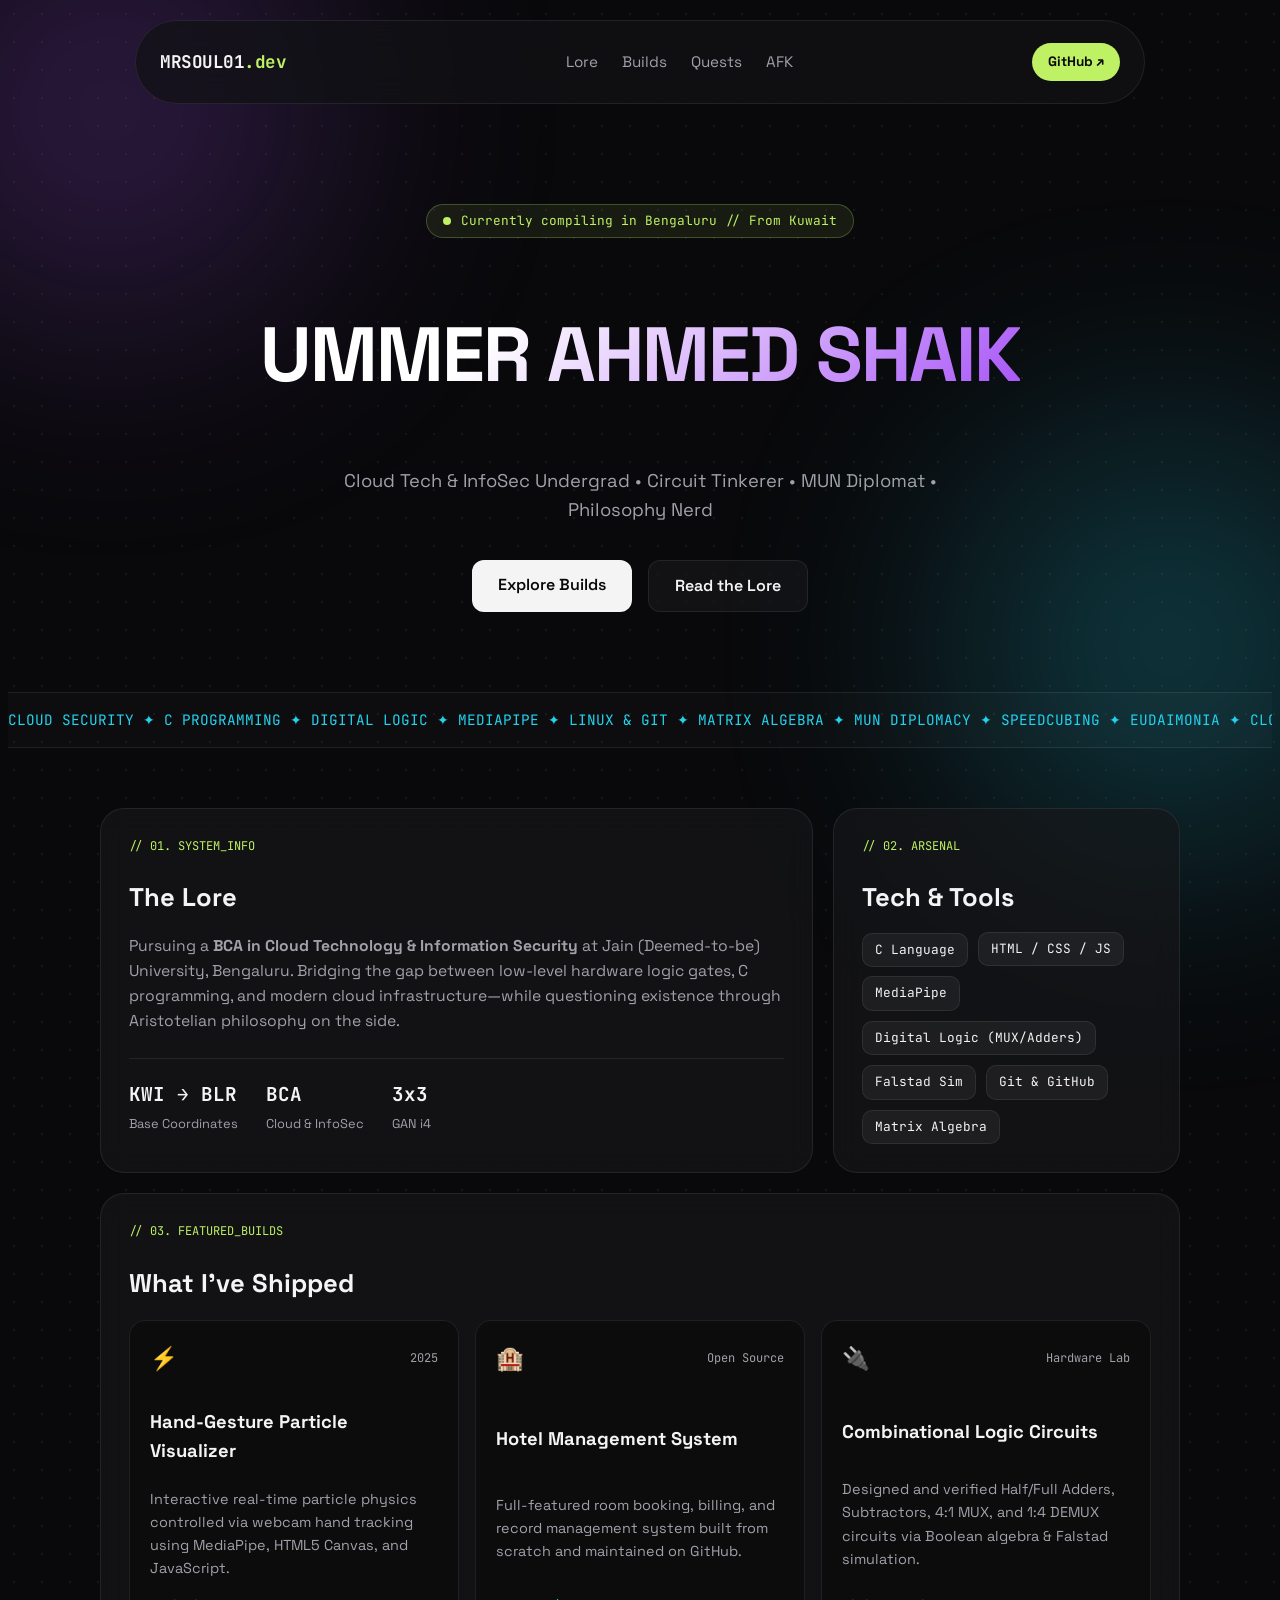
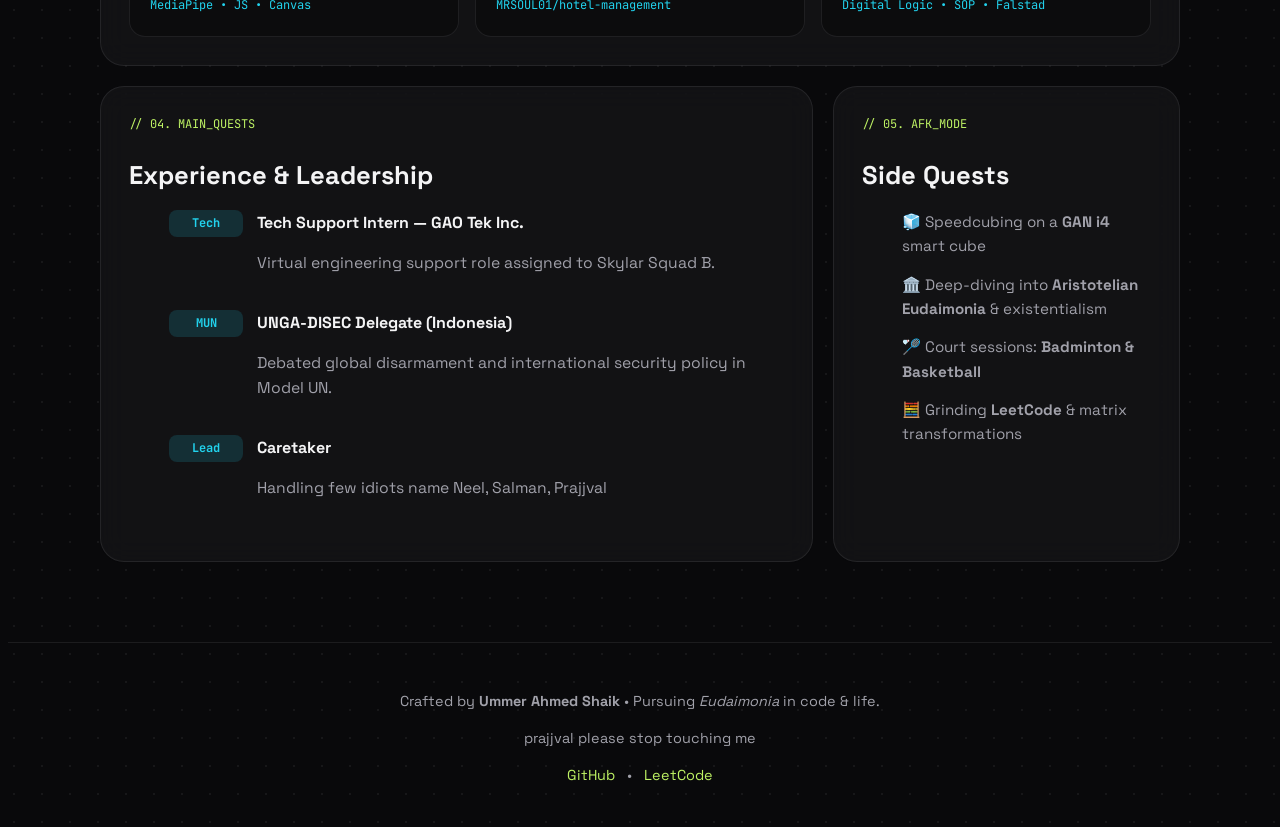
<file: index.html>
<!DOCTYPE html>
<html lang="en">
<head>
  <meta charset="UTF-8" />
  <meta name="viewport" content="width=device-width, initial-scale=1.0" />
  <title>Ummer Ahmed Shaik | Cloud Tech & InfoSec Portfolio</title>
  <meta name="description" content="Official portfolio of Ummer Ahmed Shaik (MRSOUL01) — BCA Cloud Technology & Information Security student at Jain University, Bengaluru, developer, and MUN delegate." />
  <meta name="keywords" content="Ummer Ahmed Shaik, MRSOUL01, Jain University, Cloud Technology, Information Security, C Programming, Portfolio" />
  <meta name="author" content="Ummer Ahmed Shaik" />
  <link rel="canonical" href="https://mrsoul01.github.io/" />

  <!-- PASTE YOUR GOOGLE SEARCH CONSOLE VERIFICATION META TAG BELOW THIS LINE -->


  <!-- Open Graph / Social Preview -->
  <meta property="og:title" content="Ummer Ahmed Shaik — Portfolio" />
  <meta property="og:description" content="BCA Cloud Tech & InfoSec undergrad at Jain University, Bengaluru. Projects in C, MediaPipe, and Digital Logic." />
  <meta property="og:url" content="https://mrsoul01.github.io/" />
  <meta property="og:type" content="website" />

  <!-- Structured Data (Helps Google connect your name to your profiles) -->
  <script type="application/ld+json">
  {
    "@context": "https://schema.org",
    "@type": "Person",
    "name": "Ummer Ahmed Shaik",
    "alternateName": "MRSOUL01",
    "url": "https://mrsoul01.github.io/",
    "affiliation": {
      "@type": "CollegeOrUniversity",
      "name": "Jain (Deemed-to-be) University"
    },
    "sameAs": [
      "https://github.com/MRSOUL01"
    ]
  }
  </script>

  <link rel="preconnect" href="https://fonts.googleapis.com" />
  <link rel="preconnect" href="https://fonts.gstatic.com" crossorigin />
  <link href="https://fonts.googleapis.com/css2?family=Space+Grotesk:wght@400;600;700&family=JetBrains+Mono:wght@400;700&display=swap" rel="stylesheet" />
  <link rel="stylesheet" href="style.css" />
</head>
<body>
  <!-- Ambient Background Glow -->
  <div class="blob blob-1"></div>
  <div class="blob blob-2"></div>

  <!-- Floating Glass Navbar -->
  <nav class="navbar">
    <div class="logo">MRSOUL01<span class="dot">.dev</span></div>
    <ul class="nav-links">
      <li><a href="#about">Lore</a></li>
      <li><a href="#projects">Builds</a></li>
      <li><a href="#experience">Quests</a></li>
      <li><a href="#sidequests">AFK</a></li>
    </ul>
    <a href="https://github.com/MRSOUL01" target="_blank" class="btn-glow">GitHub ↗</a>
  </nav>

  <!-- Hero Section -->
  <header class="hero">
    <div class="status-pill">
      <span class="pulse-dot"></span> Currently compiling in Bengaluru // From Kuwait
    </div>
    <h1 class="glitch" data-text="UMMER AHMED SHAIK">UMMER AHMED SHAIK</h1>
    <p class="subtitle">
      Cloud Tech & InfoSec Undergrad • Circuit Tinkerer • MUN Diplomat • Philosophy Nerd
    </p>
    <div class="hero-actions">
      <a href="#projects" class="btn-primary">Explore Builds</a>
      <a href="#about" class="btn-secondary">Read the Lore</a>
    </div>
  </header>

  <!-- Infinite Scrolling Marquee -->
  <div class="marquee-wrapper">
    <div class="marquee-track">
      <span>CLOUD SECURITY ✦ C PROGRAMMING ✦ DIGITAL LOGIC ✦ MEDIAPIPE ✦ LINUX & GIT ✦ MATRIX ALGEBRA ✦ MUN DIPLOMACY ✦ SPEEDCUBING ✦ EUDAIMONIA ✦ </span>
      <span>CLOUD SECURITY ✦ C PROGRAMMING ✦ DIGITAL LOGIC ✦ MEDIAPIPE ✦ LINUX & GIT ✦ MATRIX ALGEBRA ✦ MUN DIPLOMACY ✦ SPEEDCUBING ✦ EUDAIMONIA ✦ </span>
    </div>
  </div>

  <!-- Bento Grid Section -->
  <main id="about" class="bento-container">
    
    <!-- Card 1: Core Lore -->
    <section class="bento-card span-2">
      <span class="tag">// 01. SYSTEM_INFO</span>
      <h2>The Lore</h2>
      <p>
        Pursuing a <strong>BCA in Cloud Technology & Information Security</strong> at Jain (Deemed-to-be) University, Bengaluru. Bridging the gap between low-level hardware logic gates, C programming, and modern cloud infrastructure—while questioning existence through Aristotelian philosophy on the side.
      </p>
      <div class="stat-row">
        <div class="stat">
          <span class="stat-num">KWI → BLR</span>
          <span class="stat-label">Base Coordinates</span>
        </div>
        <div class="stat">
          <span class="stat-num">BCA</span>
          <span class="stat-label">Cloud & InfoSec</span>
        </div>
        <div class="stat">
          <span class="stat-num">3x3</span>
          <span class="stat-label">GAN i4</span>
        </div>
      </div>
    </section>

    <!-- Card 2: Tech Stack -->
    <section class="bento-card">
      <span class="tag">// 02. ARSENAL</span>
      <h2>Tech & Tools</h2>
      <div class="chip-grid">
        <span class="chip">C Language</span>
        <span class="chip">HTML / CSS / JS</span>
        <span class="chip">MediaPipe</span>
        <span class="chip">Digital Logic (MUX/Adders)</span>
        <span class="chip">Falstad Sim</span>
        <span class="chip">Git & GitHub</span>
        <span class="chip">Matrix Algebra</span>
      </div>
    </section>

    <!-- Card 3: Builds / Projects -->
    <section id="projects" class="bento-card span-3">
      <span class="tag">// 03. FEATURED_BUILDS</span>
      <h2>What I've Shipped</h2>
      <div class="project-grid">
        <article class="project-item">
          <div class="project-top">
            <span class="folder-icon">⚡</span>
            <span class="project-year">2025</span>
          </div>
          <h3>Hand-Gesture Particle Visualizer</h3>
          <p>Interactive real-time particle physics controlled via webcam hand tracking using MediaPipe, HTML5 Canvas, and JavaScript.</p>
          <span class="tech-tag">MediaPipe • JS • Canvas</span>
        </article>

        <article class="project-item">
          <div class="project-top">
            <span class="folder-icon">🏨</span>
            <span class="project-year">Open Source</span>
          </div>
          <h3>Hotel Management System</h3>
          <p>Full-featured room booking, billing, and record management system built from scratch and maintained on GitHub.</p>
          <span class="tech-tag">MRSOUL01/hotel-management</span>
        </article>

        <article class="project-item">
          <div class="project-top">
            <span class="folder-icon">🔌</span>
            <span class="project-year">Hardware Lab</span>
          </div>
          <h3>Combinational Logic Circuits</h3>
          <p>Designed and verified Half/Full Adders, Subtractors, 4:1 MUX, and 1:4 DEMUX circuits via Boolean algebra & Falstad simulation.</p>
          <span class="tech-tag">Digital Logic • SOP • Falstad</span>
        </article>
      </div>
    </section>

    <!-- Card 4: Experience & Leadership -->
    <section id="experience" class="bento-card span-2">
      <span class="tag">// 04. MAIN_QUESTS</span>
      <h2>Experience & Leadership</h2>
      <ul class="timeline">
        <li>
          <span class="time-badge">Tech</span>
          <div>
            <strong>Tech Support Intern — GAO Tek Inc.</strong>
            <p>Virtual engineering support role assigned to Skylar Squad B.</p>
          </div>
        </li>
        <li>
          <span class="time-badge">MUN</span>
          <div>
            <strong>UNGA-DISEC Delegate (Indonesia)</strong>
            <p>Debated global disarmament and international security policy in Model UN.</p>
          </div>
        </li>
        <li>
          <span class="time-badge">Lead</span>
          <div>
            <strong>Caretaker</strong>
            <p>Handling few idiots name Neel, Salman, Prajjval</p>
          </div>
        </li>
      </ul>
    </section>

    <!-- Card 5: AFK / Off-Screen -->
    <section id="sidequests" class="bento-card">
      <span class="tag">// 05. AFK_MODE</span>
      <h2>Side Quests</h2>
      <ul class="afk-list">
        <li>🧊 Speedcubing on a <strong>GAN i4</strong> smart cube</li>
        <li>🏛️ Deep-diving into <strong>Aristotelian Eudaimonia</strong> & existentialism</li>
        <li>🏸 Court sessions: <strong>Badminton & Basketball</strong></li>
        <li>🧮 Grinding <strong>LeetCode</strong> & matrix transformations</li>
      </ul>
    </section>

  </main>

  <!-- Footer -->
  <footer>
    <p>Crafted by <strong>Ummer Ahmed Shaik</strong> • Pursuing <em>Eudaimonia</em> in code & life.</p>
    <p>prajjval please stop touching me</p>
    <div class="footer-links">
      <a href="https://github.com/MRSOUL01" target="_blank">GitHub</a>
      <span>•</span>
      <a href="https://leetcode.com" target="_blank">LeetCode</a>
    </div>
  </footer>
</body>
</html>
</file>
<file: style.css>
:root {
  --bg-dark: #09090b;
  --card-bg: rgba(24, 24, 27, 0.65);
  --card-border: rgba(255, 255, 255, 0.08);
  --card-hover: rgba(168, 85, 247, 0.4);
  --text-main: #f4f4f5;
  --text-muted: #a1a1aa;
  --accent-lime: #bef264;
  --accent-purple: #a855f7;
  --accent-cyan: #22d3ee;
  --font-display: 'Space Grotesk', sans-serif;
  --font-mono: 'JetBrains Mono', monospace;
}

- {
  margin: 0;
  padding: 0;
  box-sizing: border-box;
  scroll-behavior: smooth;
}

body {
  background-color: var(--bg-dark);
  color: var(--text-main);
  font-family: var(--font-display);
  overflow-x: hidden;
  line-height: 1.6;
  background-image: radial-gradient(rgba(255, 255, 255, 0.06) 1px, transparent 1px);
  background-size: 28px 28px;
}

/* Ambient Gradient Blobs */
.blob {
  position: fixed;
  width: 420px;
  height: 420px;
  border-radius: 50%;
  filter: blur(130px);
  opacity: 0.25;
  z-index: -1;
  pointer-events: none;
}
.blob-1 {
  top: -100px;
  left: -100px;
  background: var(--accent-purple);
}
.blob-2 {
  bottom: 5%;
  right: -100px;
  background: var(--accent-cyan);
}

/* Floating Pill Navbar */
.navbar {
  position: sticky;
  top: 20px;
  max-width: 960px;
  margin: 20px auto;
  padding: 12px 24px;
  background: rgba(18, 18, 22, 0.75);
  backdrop-filter: blur(16px);
  border: 1px solid var(--card-border);
  border-radius: 999px;
  display: flex;
  justify-content: space-between;
  align-items: center;
  z-index: 100;
}

.logo {
  font-family: var(--font-mono);
  font-weight: 700;
  font-size: 1.1rem;
  letter-spacing: -0.5px;
}
.logo .dot {
  color: var(--accent-lime);
}

.nav-links {
  list-style: none;
  display: flex;
  gap: 24px;
}
.nav-links a {
  color: var(--text-muted);
  text-decoration: none;
  font-size: 0.95rem;
  transition: color 0.2s ease;
}
.nav-links a:hover {
  color: var(--accent-lime);
}

.btn-glow {
  background: var(--accent-lime);
  color: #09090b;
  padding: 8px 16px;
  border-radius: 999px;
  font-weight: 700;
  font-size: 0.85rem;
  text-decoration: none;
  transition: transform 0.2s ease, box-shadow 0.2s ease;
}
.btn-glow:hover {
  transform: translateY(-2px);
  box-shadow: 0 0 20px rgba(190, 242, 100, 0.5);
}

/* Hero Section */
.hero {
  text-align: center;
  padding: 80px 20px 60px;
  max-width: 900px;
  margin: 0 auto;
}

.status-pill {
  display: inline-flex;
  align-items: center;
  gap: 10px;
  font-family: var(--font-mono);
  font-size: 0.8rem;
  color: var(--accent-lime);
  background: rgba(190, 242, 100, 0.08);
  border: 1px solid rgba(190, 242, 100, 0.25);
  padding: 6px 16px;
  border-radius: 999px;
  margin-bottom: 24px;
}

.pulse-dot {
  width: 8px;
  height: 8px;
  background: var(--accent-lime);
  border-radius: 50%;
  animation: pulse 1.8s infinite;
}

@keyframes pulse {
  0% { box-shadow: 0 0 0 0 rgba(190, 242, 100, 0.7); }
  70% { box-shadow: 0 0 0 10px rgba(190, 242, 100, 0); }
  100% { box-shadow: 0 0 0 0 rgba(190, 242, 100, 0); }
}

/* Glitch Title Effect */
.glitch {
  font-size: clamp(2.5rem, 6vw, 4.8rem);
  font-weight: 700;
  letter-spacing: -2px;
  line-height: 1.05;
  position: relative;
  display: inline-block;
  background: linear-gradient(135deg, #ffffff 30%, #a855f7 100%);
  -webkit-background-clip: text;
  -webkit-text-fill-color: transparent;
}

.glitch:hover::before,
.glitch:hover::after {
  content: attr(data-text);
  position: absolute;
  top: 0;
  left: 0;
  width: 100%;
  background: var(--bg-dark);
  -webkit-text-fill-color: var(--accent-cyan);
}
.glitch:hover::before {
  left: 3px;
  text-shadow: -2px 0 var(--accent-purple);
  clip-path: inset(20% 0 50% 0);
}
.glitch:hover::after {
  left: -3px;
  text-shadow: 2px 0 var(--accent-lime);
  clip-path: inset(60% 0 10% 0);
}

.subtitle {
  margin: 20px auto 36px;
  font-size: 1.15rem;
  color: var(--text-muted);
  max-width: 620px;
}

.hero-actions {
  display: flex;
  justify-content: center;
  gap: 16px;
  flex-wrap: wrap;
}

.btn-primary, .btn-secondary {
  padding: 12px 26px;
  border-radius: 12px;
  font-weight: 600;
  text-decoration: none;
  transition: all 0.25s ease;
}

.btn-primary {
  background: var(--text-main);
  color: var(--bg-dark);
}
.btn-primary:hover {
  background: var(--accent-lime);
  transform: translateY(-2px);
}

.btn-secondary {
  background: var(--card-bg);
  color: var(--text-main);
  border: 1px solid var(--card-border);
}
.btn-secondary:hover {
  border-color: var(--accent-purple);
}

/* Infinite Marquee */
.marquee-wrapper {
  overflow: hidden;
  border-top: 1px solid var(--card-border);
  border-bottom: 1px solid var(--card-border);
  background: rgba(255, 255, 255, 0.02);
  padding: 14px 0;
  margin: 20px 0 60px;
  white-space: nowrap;
}

.marquee-track {
  display: inline-block;
  font-family: var(--font-mono);
  font-size: 0.9rem;
  color: var(--accent-cyan);
  animation: scrollText 22s linear infinite;
}

@keyframes scrollText {
  from { transform: translateX(0); }
  to { transform: translateX(-50%); }
}

/* Bento Grid Layout */
.bento-container {
  max-width: 1080px;
  margin: 0 auto;
  padding: 0 20px 80px;
  display: grid;
  grid-template-columns: repeat(3, 1fr);
  gap: 20px;
}

.bento-card {
  background: var(--card-bg);
  backdrop-filter: blur(14px);
  border: 1px solid var(--card-border);
  border-radius: 24px;
  padding: 28px;
  transition: transform 0.3s ease, border-color 0.3s ease, box-shadow 0.3s ease;
}

.bento-card:hover {
  transform: translateY(-4px);
  border-color: var(--card-hover);
  box-shadow: 0 12px 32px rgba(168, 85, 247, 0.12);
}

.span-2 { grid-column: span 2; }
.span-3 { grid-column: span 3; }

.tag {
  font-family: var(--font-mono);
  font-size: 0.75rem;
  color: var(--accent-lime);
  display: block;
  margin-bottom: 10px;
}

.bento-card h2 {
  font-size: 1.6rem;
  margin-bottom: 14px;
}

.bento-card p {
  color: var(--text-muted);
  font-size: 0.98rem;
}

/* Stats Row */
.stat-row {
  display: flex;
  gap: 28px;
  margin-top: 24px;
  padding-top: 20px;
  border-top: 1px solid var(--card-border);
  flex-wrap: wrap;
}
.stat-num {
  display: block;
  font-family: var(--font-mono);
  font-size: 1.2rem;
  font-weight: 700;
  color: var(--text-main);
}
.stat-label {
  font-size: 0.8rem;
  color: var(--text-muted);
}

/* Tech Chips */
.chip-grid {
  display: flex;
  flex-wrap: wrap;
  gap: 10px;
  margin-top: 12px;
}
.chip {
  font-family: var(--font-mono);
  font-size: 0.8rem;
  padding: 6px 12px;
  border-radius: 10px;
  background: rgba(255, 255, 255, 0.05);
  border: 1px solid var(--card-border);
  transition: all 0.2s ease;
}
.chip:hover {
  background: rgba(168, 85, 247, 0.2);
  border-color: var(--accent-purple);
  color: #fff;
}

/* Projects Grid */
.project-grid {
  display: grid;
  grid-template-columns: repeat(3, 1fr);
  gap: 16px;
  margin-top: 16px;
}
.project-item {
  background: rgba(9, 9, 11, 0.6);
  border: 1px solid var(--card-border);
  border-radius: 16px;
  padding: 20px;
  display: flex;
  flex-direction: column;
  justify-content: space-between;
  transition: border-color 0.25s ease;
}
.project-item:hover {
  border-color: var(--accent-cyan);
}
.project-top {
  display: flex;
  justify-content: space-between;
  align-items: center;
  margin-bottom: 12px;
}
.folder-icon {
  font-size: 1.4rem;
}
.project-year {
  font-family: var(--font-mono);
  font-size: 0.75rem;
  color: var(--text-muted);
}
.project-item h3 {
  font-size: 1.15rem;
  margin-bottom: 8px;
}
.project-item p {
  font-size: 0.9rem;
  margin-bottom: 16px;
}
.tech-tag {
  font-family: var(--font-mono);
  font-size: 0.75rem;
  color: var(--accent-cyan);
}

/* Timeline */
.timeline {
  list-style: none;
  display: flex;
  flex-direction: column;
  gap: 18px;
  margin-top: 12px;
}
.timeline li {
  display: flex;
  gap: 14px;
  align-items: flex-start;
}
.time-badge {
  font-family: var(--font-mono);
  font-size: 0.75rem;
  font-weight: 700;
  padding: 4px 10px;
  border-radius: 8px;
  background: rgba(34, 211, 238, 0.15);
  color: var(--accent-cyan);
  min-width: 54px;
  text-align: center;
}

/* AFK List */
.afk-list {
  list-style: none;
  display: flex;
  flex-direction: column;
  gap: 14px;
  margin-top: 12px;
  color: var(--text-muted);
  font-size: 0.95rem;
}

/* Footer */
footer {
  text-align: center;
  padding: 32px 20px;
  border-top: 1px solid var(--card-border);
  color: var(--text-muted);
  font-size: 0.9rem;
}
.footer-links {
  margin-top: 8px;
  display: flex;
  justify-content: center;
  gap: 12px;
}
.footer-links a {
  color: var(--accent-lime);
  text-decoration: none;
}

/* Responsive Breakpoints */
@media (max-width: 860px) {
  .bento-container,
  .project-grid {
    grid-template-columns: 1fr;
  }
  .span-2, .span-3 {
    grid-column: span 1;
  }
  .nav-links {
    display: none;
  }
}
</file>
